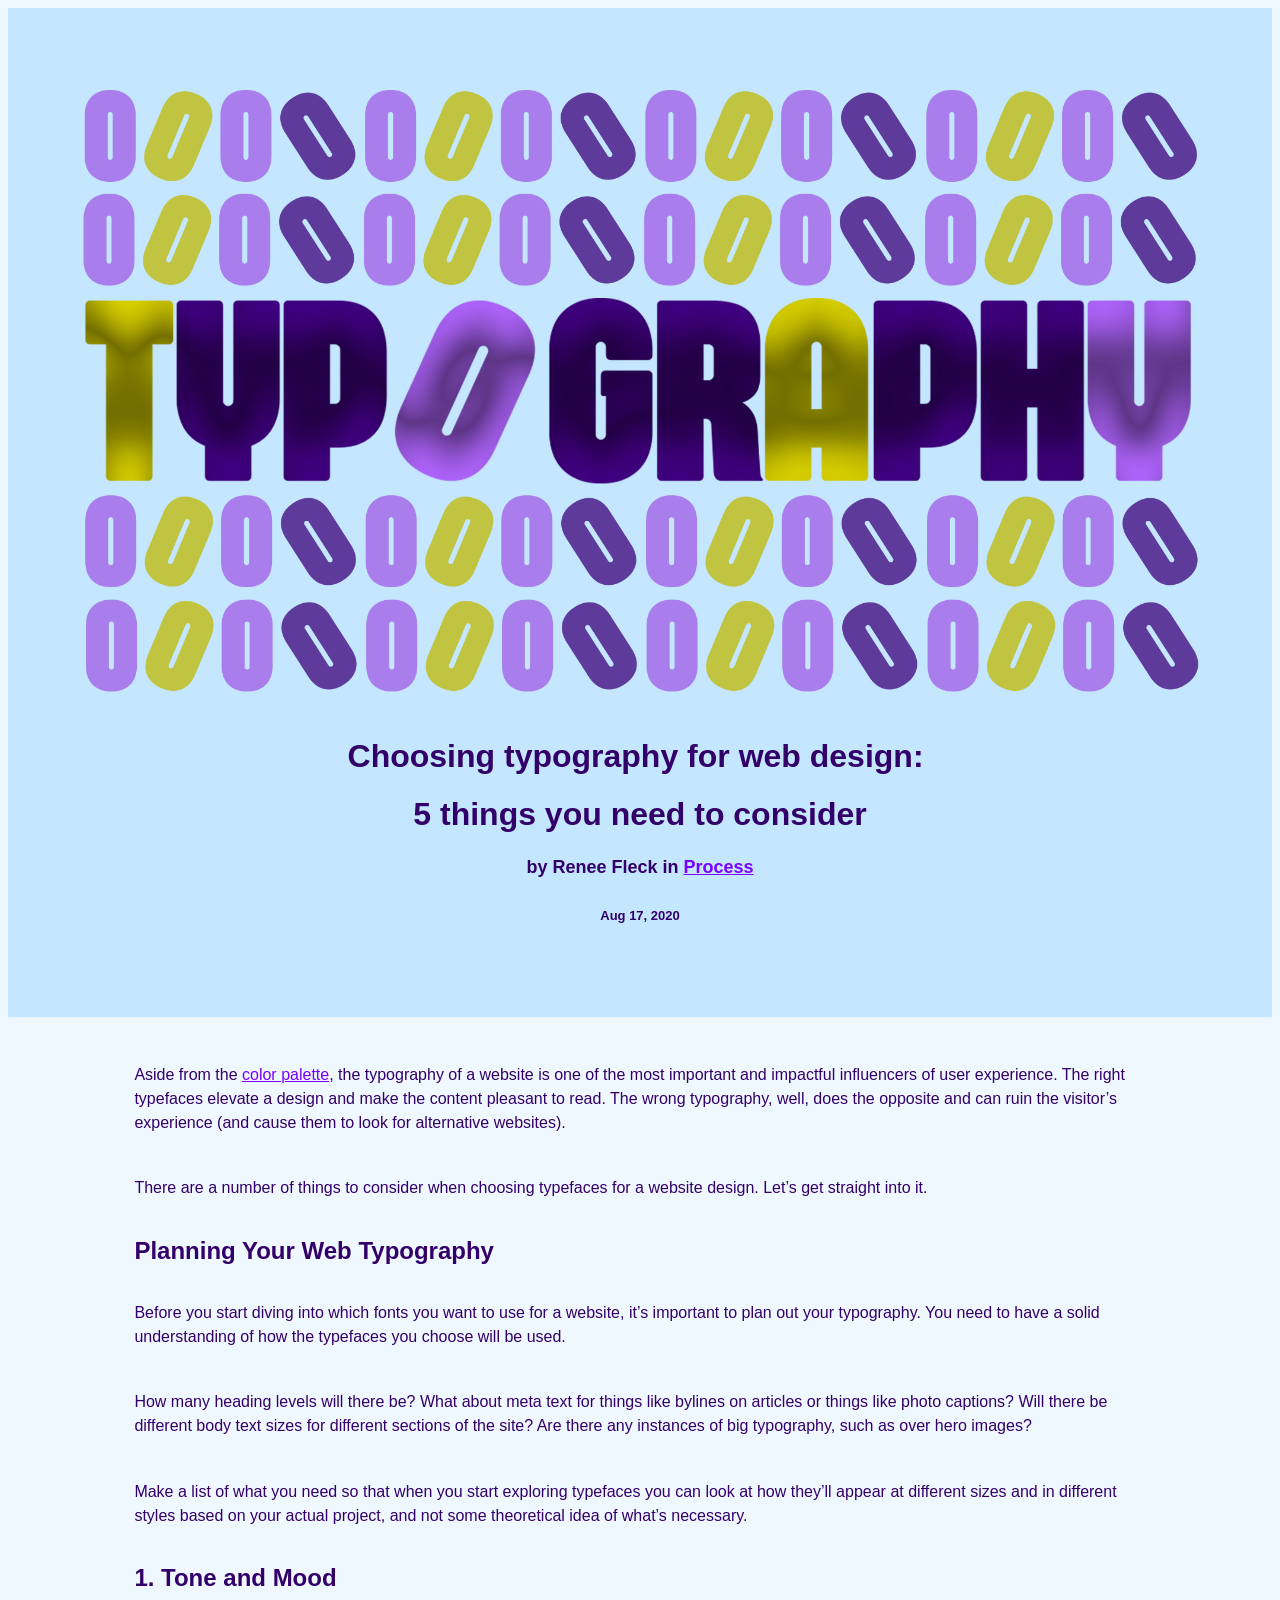
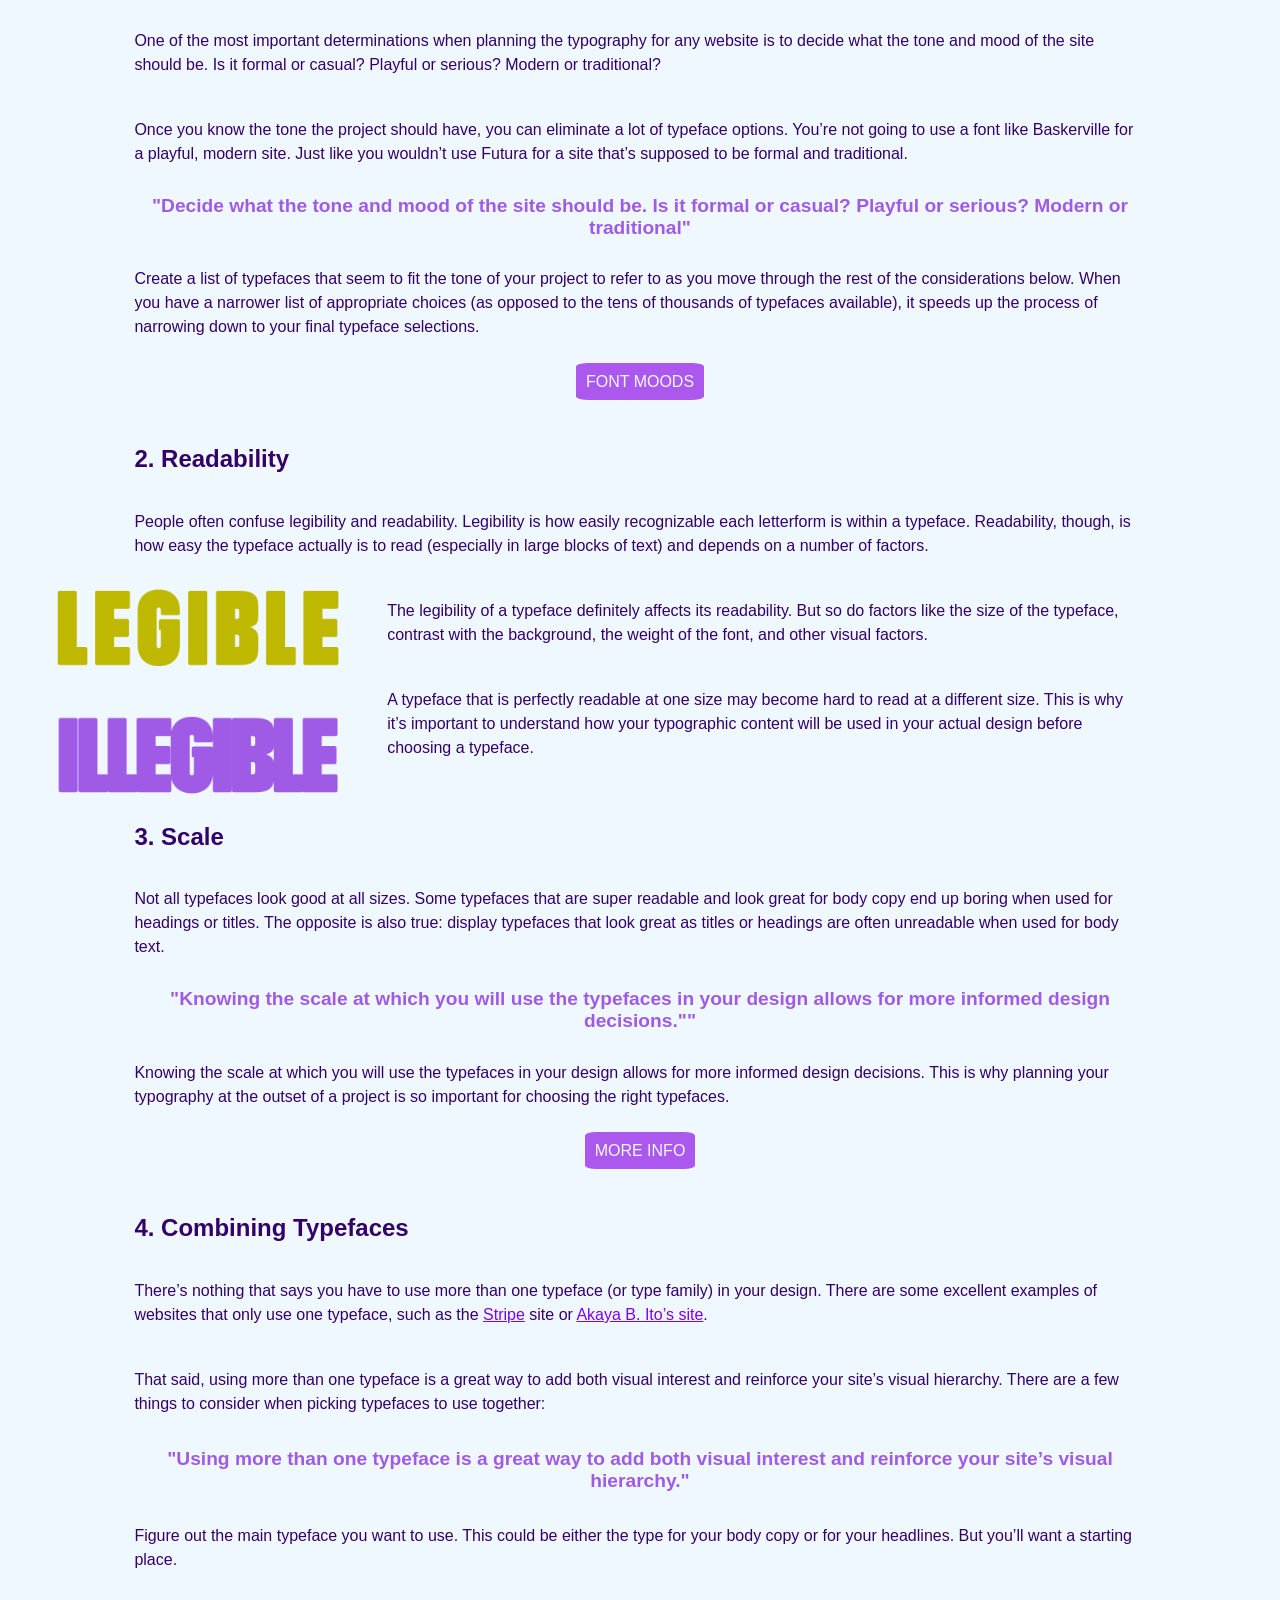
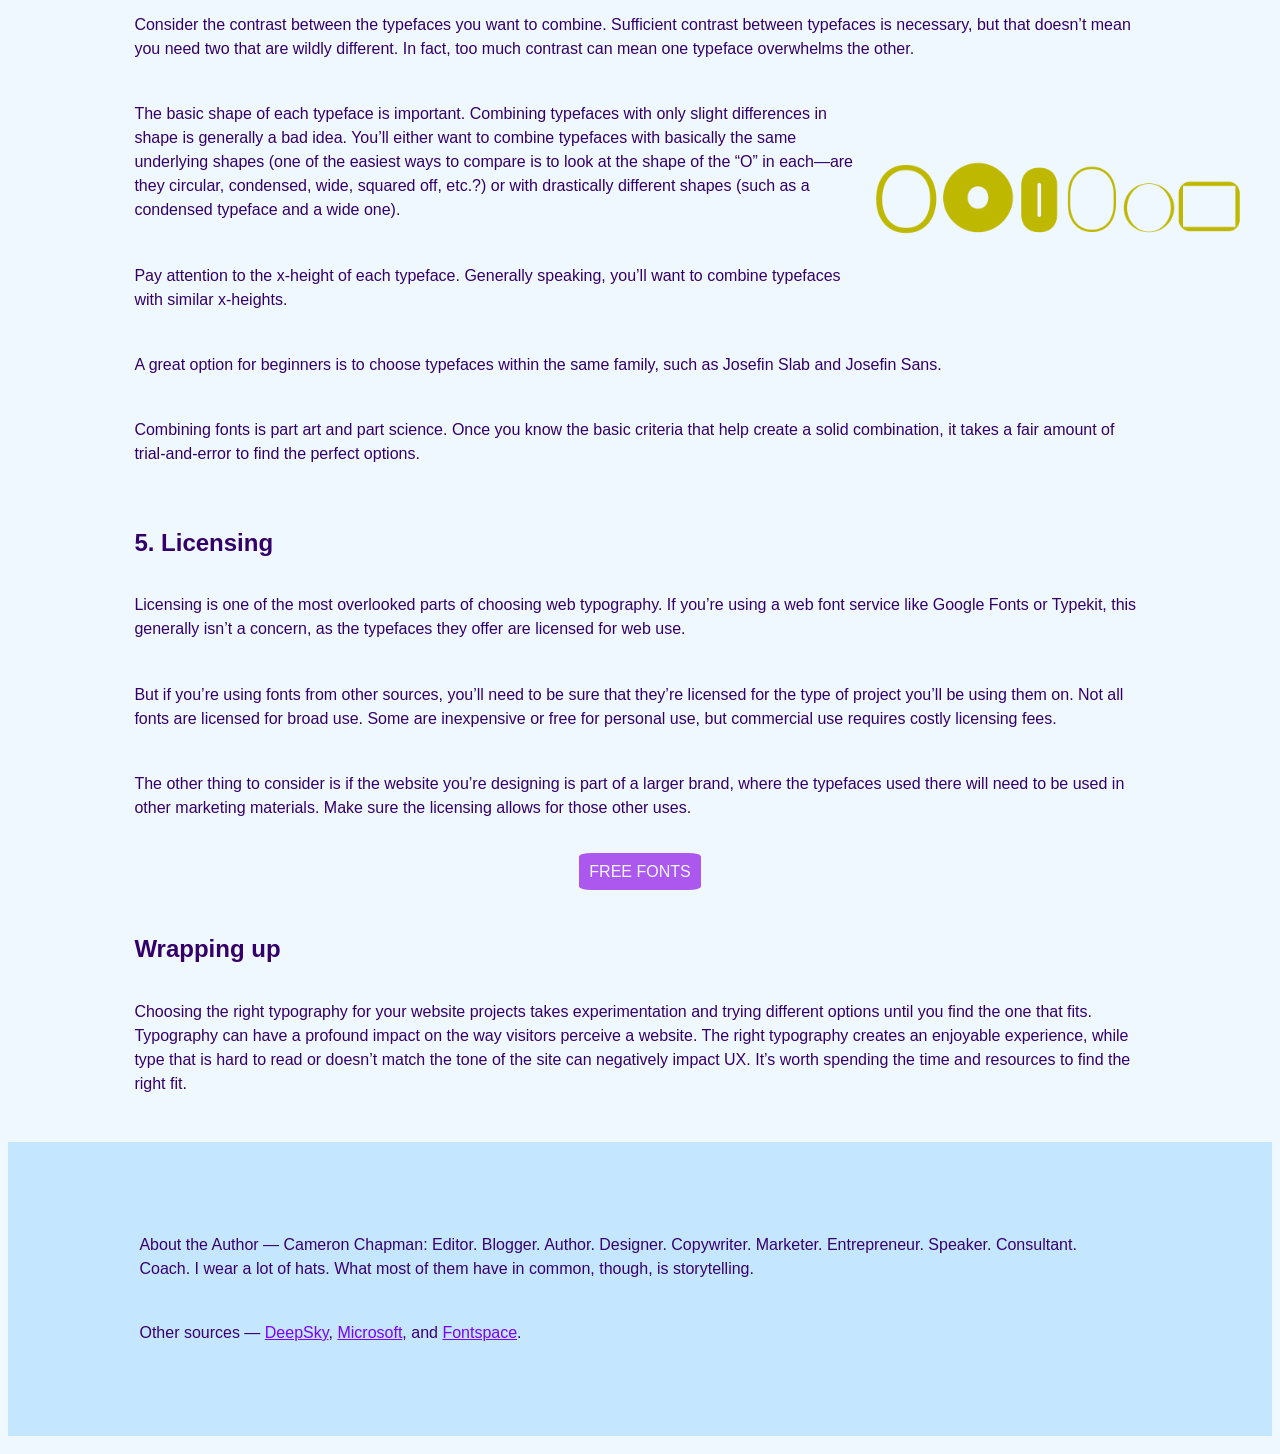
<file: index.html>
<!doctype html>
<html>
<head>
<meta charset="UTF-8">
<title>Typography</title>
	<link href="style.css" rel="stylesheet" type="text/css">
</head>

<body>
<header>
  <img src="typography_hero.png" width="100%" height="100%" alt=""/> 
  <span style="text-align: center"></span>
  <h1 class="h0" style="text-align: center"> Choosing typography for web design:&nbsp;</h1>
  <h1 class="h0" style="text-align: center">5 things you need to consider</h1>
<h4 class="h4">by Renee Fleck in <a href="https://dribbble.com/stories/categories/process" target="_blank">Process</a></h4>
<h6 class="h6">Aug 17, 2020</h6>
</header>
<p class="pp">Aside from the <a href="https://dribbble.com/stories/2018/12/19/choosing-colors-for-web-design-a-practical-ui-color-application-guide" target="_blank">color palette</a>, the typography of a website is one of the most important and impactful influencers of user experience. The right typefaces elevate a design and make the content pleasant to read. The wrong typography, well, does the opposite and can ruin the visitor’s experience (and cause them to look for alternative websites).</p>
	<p>There are a number of things to consider when choosing typefaces for a website design. Let’s get straight into it.</p>
<h3 class="h1">Planning Your Web Typography</h3>
	<p>Before you start diving into which fonts you want to use for a website, it’s important to plan out your typography. You need to have a solid understanding of how the typefaces you choose will be used.</p>
	<p>How many heading levels will there be? What about meta text for things like bylines on articles or things like photo captions? Will there be different body text sizes for different sections of the site? Are there any instances of big typography, such as over hero images?</p>
	<p>Make a list of what you need so that when you start exploring typefaces you can look at how they’ll appear at different sizes and in different styles based on your actual project, and not some theoretical idea of what’s necessary.</p>
<h3 class="h1">1. Tone and Mood</h3>
	<p>One of the most important determinations when planning the typography for any website is to decide what the tone and mood of the site should be. Is it formal or casual? Playful or serious? Modern or traditional?</p>
	<p>Once you know the tone the project should have, you can eliminate a lot of typeface options. You’re not going to use a font like Baskerville for a playful, modern site. Just like you wouldn’t use Futura for a site that’s supposed to be formal and traditional.</p>
	<h2 class="h2">"Decide what the tone and mood of the site should be. Is it formal or casual? Playful or serious? Modern or traditional"</h2>
	<p>Create a list of typefaces that seem to fit the tone of your project to refer to as you move through the rest of the considerations below. When you have a narrower list of appropriate choices (as opposed to the tens of thousands of typefaces available), it speeds up the process of narrowing down to your final typeface selections.</p>
	<div class="button"><center class="aa"><a href="https://www.designmantic.com/blog/infographics/font-moods/" target="_blank" class="aa"> FONT MOODS</a></center></div>
<h3 class="h1">2. Readability</h3>
<p>People often confuse legibility and readability. Legibility is how easily recognizable each letterform is within a typeface. Readability, though, is how easy the typeface actually is to read (especially in large blocks of text) and depends on a number of factors.</p>
	<img src="readability.png" alt="" width="30%" height="30%" class="readability"/>
	<p>The legibility of a typeface definitely affects its readability. But so do factors like the size of the typeface, contrast with the background, the weight of the font, and other visual factors.</p>
<p>A typeface that is perfectly readable at one size may become hard to read at a different size. This is why it’s important to understand how your typographic content will be used in your actual design before choosing a typeface.</p>
	<section>
<h3 class="h1">3. Scale</h3>
	<p>Not all typefaces look good at all sizes. Some typefaces that are super readable and look great for body copy end up boring when used for headings or titles. The opposite is also true: display typefaces that look great as titles or headings are often unreadable when used for body text.</p>
<h2 class="h2">"Knowing the scale at which you will use the typefaces in your design allows for more informed design decisions.""</h2>
	<p>Knowing the scale at which you will use the typefaces in your design allows for more informed design decisions. This is why planning your typography at the outset of a project is so important for choosing the right typefaces.</p>
	<div class="button"><center class="aa"><a href="https://www.microsoft.com/en-us/microsoft-365-life-hacks/presentations/scale-in-graphic-design" target="_blank" class="aa">MORE INFO</a></center></div>
<h3 class="h1">4. Combining Typefaces</h3>
	<p>There’s nothing that says you have to use more than one typeface (or type family) in your design. There are some excellent examples of websites that only use one typeface, such as the <a href="https://stripe.com/" target="_blank" style="color: ">Stripe</a> site or <a href="Akaya B. Ito’s site" target="_blank">Akaya B. Ito’s site</a>.</p>
	<p>That said, using more than one typeface is a great way to add both visual interest and reinforce your site’s visual hierarchy. There are a few things to consider when picking typefaces to use together:</p>
<h3 class="h2">"Using more than one typeface is a great way to add both visual interest and reinforce your site’s visual hierarchy."</h3>
	<p>Figure out the main typeface you want to use. This could be either the type for your body copy or for your headlines. But you’ll want a starting place.</p>
	<p>Consider the contrast between the typefaces you want to combine. Sufficient contrast between typefaces is necessary, but that doesn’t mean you need two that are wildly different. In fact, too much contrast can mean one typeface overwhelms the other.</p>
<img src="typefaces.png" alt="" width="30%" height="30%" class="img3"/>
<p>The basic shape of each typeface is important. Combining typefaces with only slight differences in shape is generally a bad idea. You’ll either want to combine typefaces with basically the same underlying shapes (one of the easiest ways to compare is to look at the shape of the “O” in each—are they circular, condensed, wide, squared off, etc.?) or with drastically different shapes (such as a condensed typeface and a wide one).</p>
	<p>Pay attention to the x-height of each typeface. Generally speaking, you’ll want to combine typefaces with similar x-heights.</p>
	<p>A great option for beginners is to choose typefaces within the same family, such as Josefin Slab and Josefin Sans.</p>
	<p>Combining fonts is part art and part science. Once you know the basic criteria that help create a solid combination, it takes a fair amount of trial-and-error to find the perfect options.</p>
	<section>

	<h3 class="h1">5. Licensing</h3>
	<p>Licensing is one of the most overlooked parts of choosing web typography. If you’re using a web font service like Google Fonts or Typekit, this generally isn’t a concern, as the typefaces they offer are licensed for web use.</p>
	<p>But if you’re using fonts from other sources, you’ll need to be sure that they’re licensed for the type of project you’ll be using them on. Not all fonts are licensed for broad use. Some are inexpensive or free for personal use, but commercial use requires costly licensing fees.</p>
	<p>The other thing to consider is if the website you’re designing is part of a larger brand, where the typefaces used there will need to be used in other marketing materials. Make sure the licensing allows for those other uses.</p>
	</section>
	<div class="button"><center class="aa"><a href="https://www.fontspace.com/commercial-fonts" target="_blank" class="aa">FREE FONTS</a></center></div>
<h3 class="h1">Wrapping up</h3>
<p class="ppp">Choosing the right typography for your website projects takes experimentation and trying different options until you find the one that fits. Typography can have a profound impact on the way visitors perceive a website. The right typography creates an enjoyable experience, while type that is hard to read or doesn’t match the tone of the site can negatively impact UX. It’s worth spending the time and resources to find the right fit.</p>
	<section1><footer>
	  <p>About the Author — Cameron Chapman: Editor. Blogger. Author. Designer. Copywriter. Marketer. Entrepreneur. Speaker. Consultant. Coach. I wear a lot of hats. What most of them have in common, though, is storytelling.</p>
	  <p>Other sources — <a href="https://www.deepskymarketing.com/internet/the-master-marketer-BLOG/bid/142293/Graphic-Design-Setting-Tone-and-Mood-On-Your-Site" target="_blank">DeepSky</a>, <a href="https://www.microsoft.com/en-us/microsoft-365-life-hacks/presentations/scale-in-graphic-design" target="_blank">Microsoft</a>, and <a href="https://www.fontspace.com/commercial-fonts" target="_blank">Fontspace</a>.</p>
    </footer>
	</section1>
	</section></body>
</html>
</file>
<file: style.css>
@charset "UTF-8";

.img3 {
	float: right;
	padding-right: 25px;
	padding-left: 4px
	
}

header {
	font-size: large;
	color:#42007E
	
}

body {
    font-family: Gotham, "Helvetica Neue", Helvetica, Arial, "sans-serif";
    color: #33006A;
    background-color:aliceblue	
		}
		h1, h2, h3, h4, h5, h6 {
    color: #33006A;
    padding-left: 10%;
    padding-right: 10%;
    text-align: center;
    font-size: larger;
		
		}
.readability {
	float: left
}
.h0 {
	font-size: xx-large
}
.h1{
    font-size: x-large;
    text-align: left;	
}

.h4 {
	font-size: large
}
.h2 {
	color: #a05be6
}
.h6 {
	font-size: small
}
p {
	padding-left:10%;
	padding-right: 10%;
	padding-top: 1%;
	padding-bottom: 1%;
	line-height: 1.5
}

.centerAlign {
	display: block;
	margin-left: auto;
	border-radius: 40%;
	margin-right: auto;
	
}
.leftAlign {
		float: left;
	padding-right: 1px;
	padding-bottom: 10px
}
a {
	color: #7A00FF}
a:hover {
	color:black
	
}

footer {
	padding: 5%;
	padding-left: 1%;
	background-color: #C4E7FF;
		color: #390070
}
header {
	background-color: #C4E7FF;
	padding: 5%
}
.button a{
	background-color: #AC58EE;
	padding:10px;
	text-decoration:none;
	color: #EEF8FF;
	border-radius: 10%

}
.aa{
	padding-bottom: 30px;
	padding-top: 5px
}
.pp {
	padding-top: 30px
}

.ppp {
	padding-bottom:30px
}
.button a{
	color: #EEF8FF;
	margin: auto
}
.button a:hover{
	background-color:#C0B800;
	color: #3E0674
}
section {
    
	background-color: aliceblue;
	background-blend-mode:luminosity;
	padding-bottom: 10px;
    padding-top: 10px;
}

img{
    opacity: 100%;
    font-size: large;
}
.aa {
}
</file>
